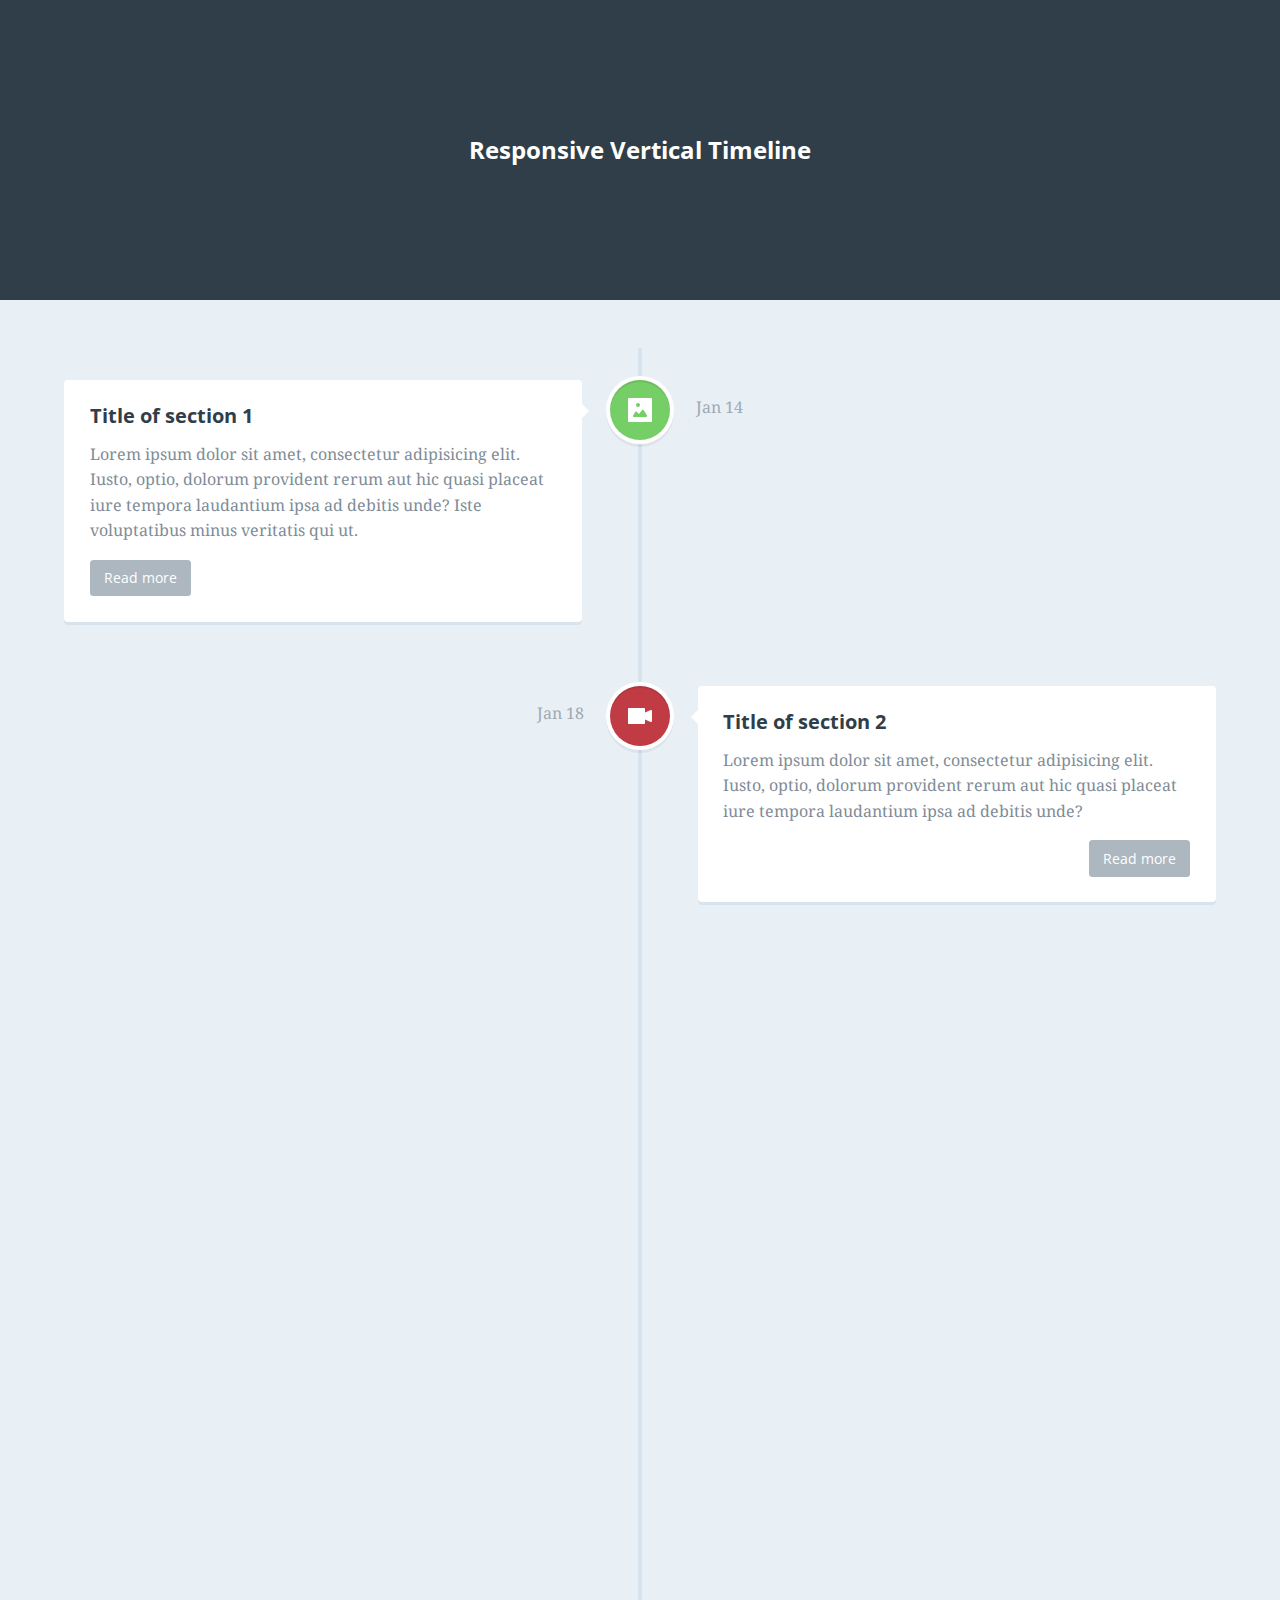
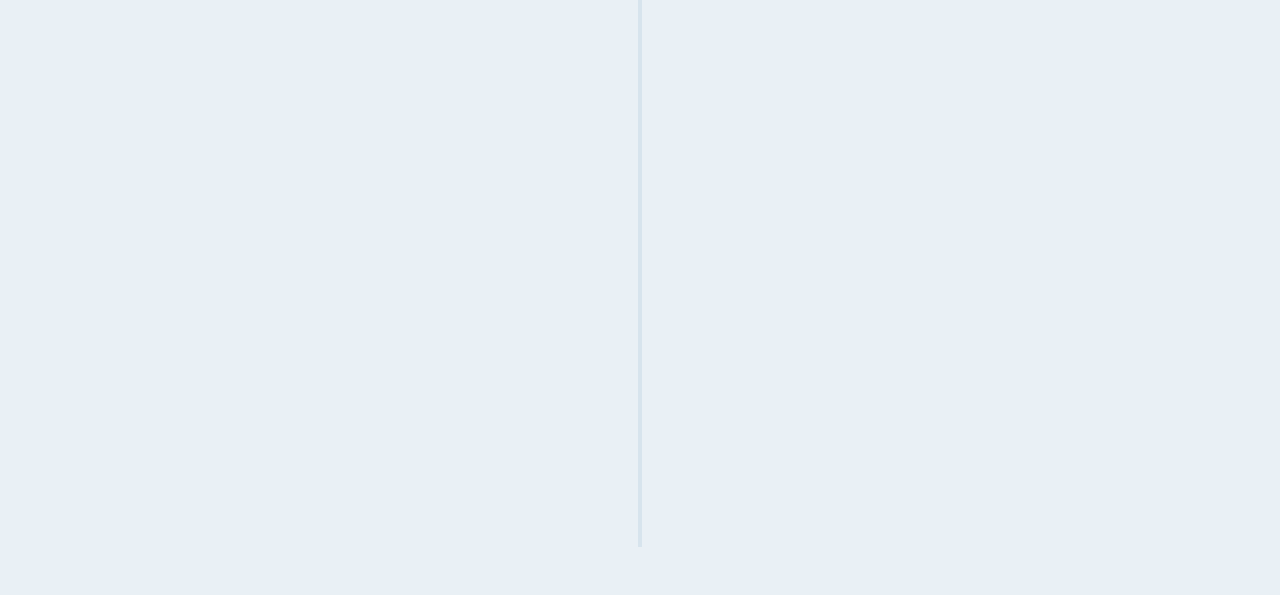
<file: webapp/index.html>
<!doctype html>
<!--<html lang="en" class="no-js">-->
<html>
<head>
	<meta charset="UTF-8">
	<meta name="viewport" content="width=device-width, initial-scale=1">

	<link href='http://fonts.googleapis.com/css?family=Droid+Serif|Open+Sans:400,700' rel='stylesheet' type='text/css'>

	<link rel="stylesheet" href="css/reset.css"> <!-- CSS reset -->
	<link rel="stylesheet" href="css/style.css"> <!-- Resource style -->
	<script src="js/modernizr.js"></script> <!-- Modernizr -->
  	
	<title>Responsive Vertical Timeline</title>
</head>
<body>
	<header>
		<h1>Responsive Vertical Timeline</h1>
	</header>

	<section id="cd-timeline" class="cd-container">
		<div class="cd-timeline-block">
			<div class="cd-timeline-img cd-picture">
				<img src="img/cd-icon-picture.svg" alt="Picture">
			</div> <!-- cd-timeline-img -->

			<div class="cd-timeline-content">
				<h2>Title of section 1</h2>
				<p>Lorem ipsum dolor sit amet, consectetur adipisicing elit. Iusto, optio, dolorum provident rerum aut hic quasi placeat iure tempora laudantium ipsa ad debitis unde? Iste voluptatibus minus veritatis qui ut.</p>
				<a href="#0" class="cd-read-more">Read more</a>
				<span class="cd-date">Jan 14</span>
			</div> <!-- cd-timeline-content -->
		</div> <!-- cd-timeline-block -->

		<div class="cd-timeline-block">
			<div class="cd-timeline-img cd-movie">
				<img src="img/cd-icon-movie.svg" alt="Movie">
			</div> <!-- cd-timeline-img -->

			<div class="cd-timeline-content">
				<h2>Title of section 2</h2>
				<p>Lorem ipsum dolor sit amet, consectetur adipisicing elit. Iusto, optio, dolorum provident rerum aut hic quasi placeat iure tempora laudantium ipsa ad debitis unde?</p>
				<a href="#0" class="cd-read-more">Read more</a>
				<span class="cd-date">Jan 18</span>
			</div> <!-- cd-timeline-content -->
		</div> <!-- cd-timeline-block -->

		<div class="cd-timeline-block">
			<div class="cd-timeline-img cd-picture">
				<img src="img/cd-icon-picture.svg" alt="Picture">
			</div> <!-- cd-timeline-img -->

			<div class="cd-timeline-content">
				<h2>Title of section 3</h2>
				<p>Lorem ipsum dolor sit amet, consectetur adipisicing elit. Excepturi, obcaecati, quisquam id molestias eaque asperiores voluptatibus cupiditate error assumenda delectus odit similique earum voluptatem doloremque dolorem ipsam quae rerum quis. Odit, itaque, deserunt corporis vero ipsum nisi eius odio natus ullam provident pariatur temporibus quia eos repellat consequuntur perferendis enim amet quae quasi repudiandae sed quod veniam dolore possimus rem voluptatum eveniet eligendi quis fugiat aliquam sunt similique aut adipisci.</p>
				<a href="#0" class="cd-read-more">Read more</a>
				<span class="cd-date">Jan 24</span>
			</div> <!-- cd-timeline-content -->
		</div> <!-- cd-timeline-block -->

		<div class="cd-timeline-block">
			<div class="cd-timeline-img cd-location">
				<img src="img/cd-icon-location.svg" alt="Location">
			</div> <!-- cd-timeline-img -->

			<div class="cd-timeline-content">
				<h2>Title of section 4</h2>
				<p>Lorem ipsum dolor sit amet, consectetur adipisicing elit. Iusto, optio, dolorum provident rerum aut hic quasi placeat iure tempora laudantium ipsa ad debitis unde? Iste voluptatibus minus veritatis qui ut.</p>
				<a href="#0" class="cd-read-more">Read more</a>
				<span class="cd-date">Feb 14</span>
			</div> <!-- cd-timeline-content -->
		</div> <!-- cd-timeline-block -->

		<div class="cd-timeline-block">
			<div class="cd-timeline-img cd-location">
				<img src="img/cd-icon-location.svg" alt="Location">
			</div> <!-- cd-timeline-img -->

			<div class="cd-timeline-content">
				<h2>Title of section 5</h2>
				<p>Lorem ipsum dolor sit amet, consectetur adipisicing elit. Iusto, optio, dolorum provident rerum.</p>
				<a href="#0" class="cd-read-more">Read more</a>
				<span class="cd-date">Feb 18</span>
			</div> <!-- cd-timeline-content -->
		</div> <!-- cd-timeline-block -->

		<div class="cd-timeline-block">
			<div class="cd-timeline-img cd-movie">
				<img src="img/cd-icon-movie.svg" alt="Movie">
			</div> <!-- cd-timeline-img -->

			<div class="cd-timeline-content">
				<h2>Final Section</h2>
				<p>This is the content of the last section</p>
				<span class="cd-date">Feb 26</span>
			</div> <!-- cd-timeline-content -->
		</div> <!-- cd-timeline-block -->
	</section> <!-- cd-timeline -->
<script src="http://ajax.googleapis.com/ajax/libs/jquery/1.11.0/jquery.min.js"></script>
<script src="js/main.js"></script> <!-- Resource jQuery -->
<script src="js/fhir.js"></script> 
<script>
	var url = "http://fhir2.healthintersections.com.au/open";
    var patient = searchPatientID(url, "example");
    var name = patient.name[0].given + " " + patient.name[0].family;
	document.getElementsByTagName("head")[0].getElementsByTagName("title")[0].innerHTML = name;
	document.getElementsByTagName("body")[0].getElementsByTagName("header")[0].getElementsByTagName("h1")[0].innerHTML = name;
</script>
</body>
</html>
</file>
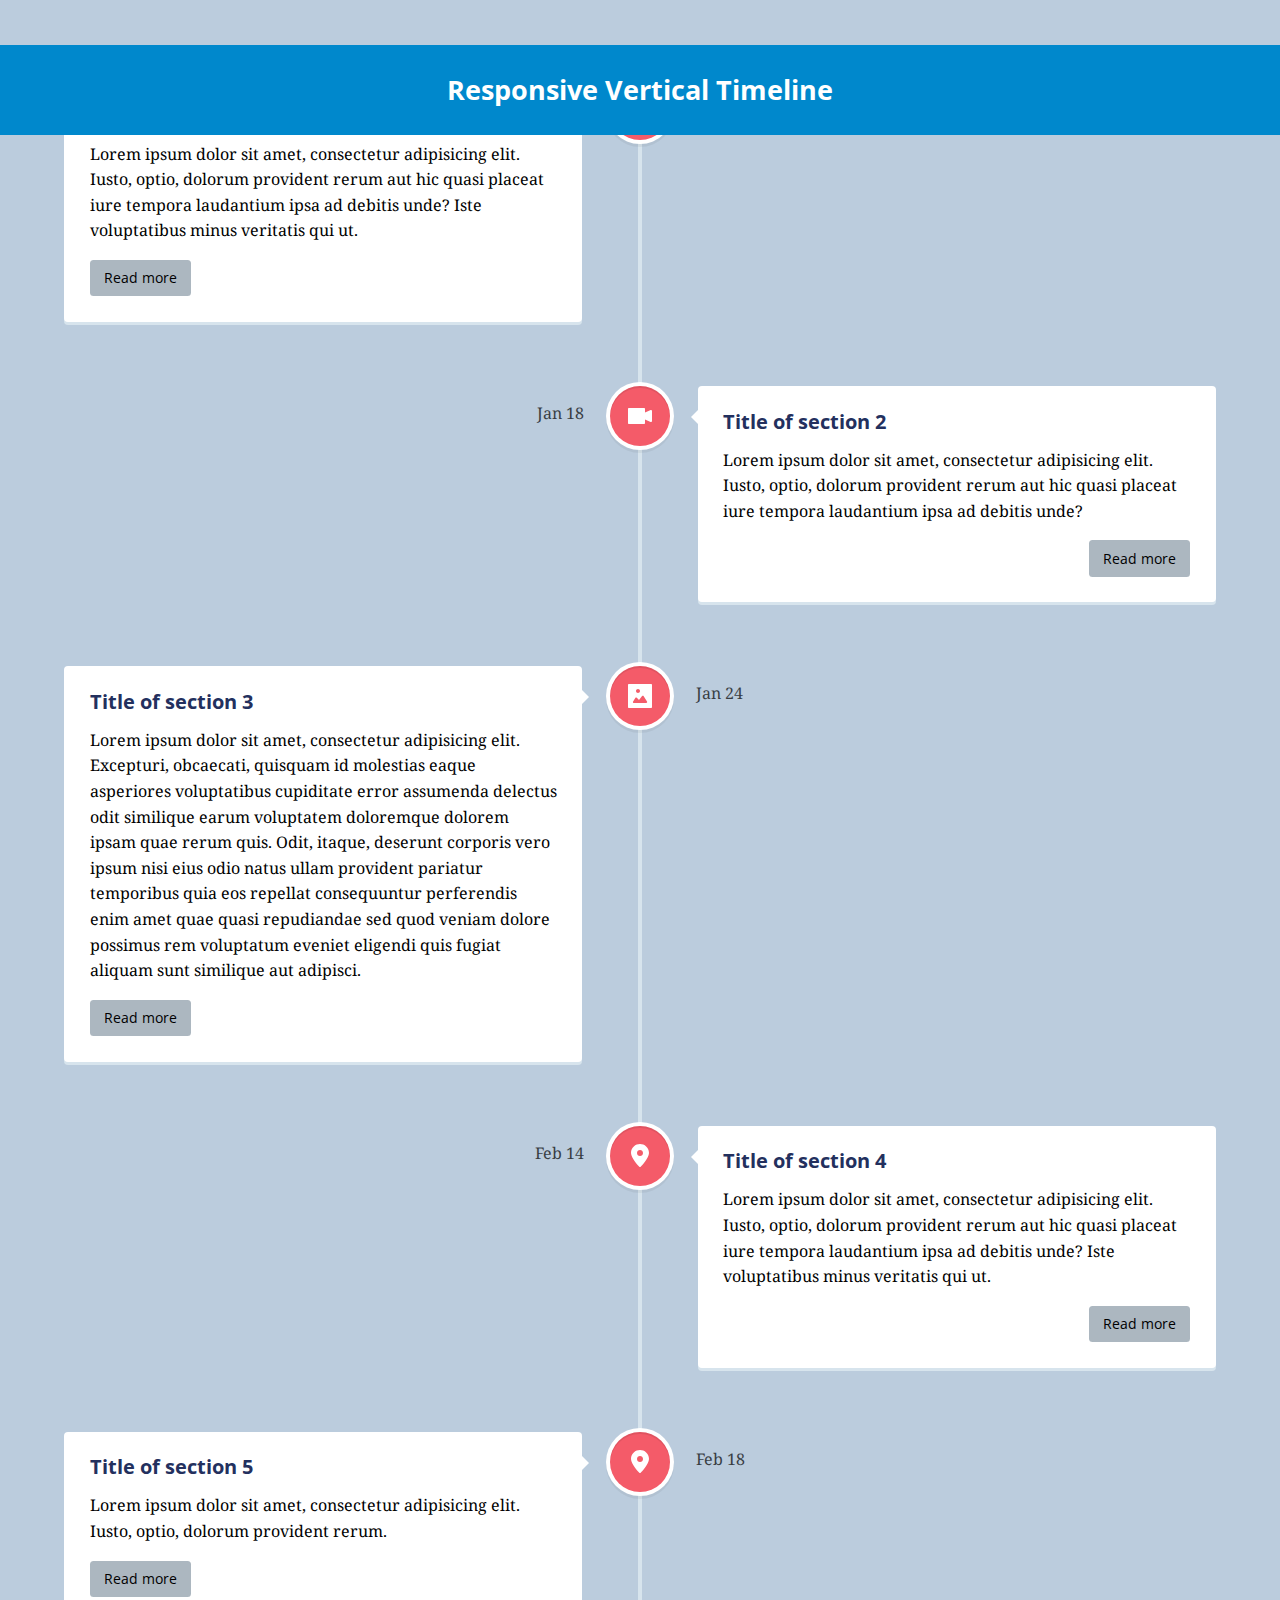
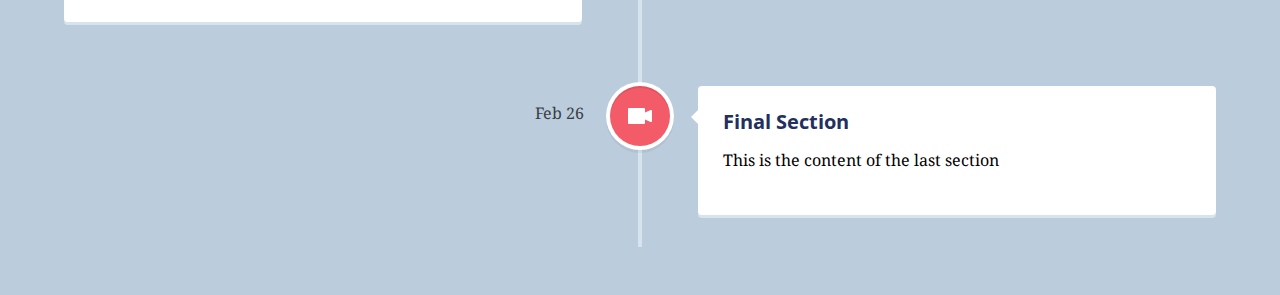
<file: webapp/vertical-timeline/index.html>
<!doctype html>
<html lang="en" class="no-js">
<head>
	<meta charset="UTF-8">
	<meta name="viewport" content="width=device-width, initial-scale=1">

	<link href='http://fonts.googleapis.com/css?family=Droid+Serif|Open+Sans:400,700' rel='stylesheet' type='text/css'>

	<link rel="stylesheet" href="css/reset.css"> <!-- CSS reset -->
	<link rel="stylesheet" href="css/style.css"> <!-- Resource style -->
	<script src="js/modernizr.js"></script> <!-- Modernizr -->
  	
	<title>Responsive Vertical Timeline</title>
</head>
<body>
	<header>
		<h1>Responsive Vertical Timeline</h1>
	</header>

	<section id="cd-timeline" class="cd-container">
		<div class="cd-timeline-block">
			<div class="cd-timeline-img cd-picture">
				<img src="img/cd-icon-picture.svg" alt="Picture">
			</div> <!-- cd-timeline-img -->

			<div class="cd-timeline-content">
				<h2>Title of section 1</h2>
				<p>Lorem ipsum dolor sit amet, consectetur adipisicing elit. Iusto, optio, dolorum provident rerum aut hic quasi placeat iure tempora laudantium ipsa ad debitis unde? Iste voluptatibus minus veritatis qui ut.</p>
				<a href="#0" class="cd-read-more">Read more</a>
				<span class="cd-date">Jan 14</span>
			</div> <!-- cd-timeline-content -->
		</div> <!-- cd-timeline-block -->

		<div class="cd-timeline-block">
			<div class="cd-timeline-img cd-movie">
				<img src="img/cd-icon-movie.svg" alt="Movie">
			</div> <!-- cd-timeline-img -->

			<div class="cd-timeline-content">
				<h2>Title of section 2</h2>
				<p>Lorem ipsum dolor sit amet, consectetur adipisicing elit. Iusto, optio, dolorum provident rerum aut hic quasi placeat iure tempora laudantium ipsa ad debitis unde?</p>
				<a href="#0" class="cd-read-more">Read more</a>
				<span class="cd-date">Jan 18</span>
			</div> <!-- cd-timeline-content -->
		</div> <!-- cd-timeline-block -->

		<div class="cd-timeline-block">
			<div class="cd-timeline-img cd-picture">
				<img src="img/cd-icon-picture.svg" alt="Picture">
			</div> <!-- cd-timeline-img -->

			<div class="cd-timeline-content">
				<h2>Title of section 3</h2>
				<p>Lorem ipsum dolor sit amet, consectetur adipisicing elit. Excepturi, obcaecati, quisquam id molestias eaque asperiores voluptatibus cupiditate error assumenda delectus odit similique earum voluptatem doloremque dolorem ipsam quae rerum quis. Odit, itaque, deserunt corporis vero ipsum nisi eius odio natus ullam provident pariatur temporibus quia eos repellat consequuntur perferendis enim amet quae quasi repudiandae sed quod veniam dolore possimus rem voluptatum eveniet eligendi quis fugiat aliquam sunt similique aut adipisci.</p>
				<a href="#0" class="cd-read-more">Read more</a>
				<span class="cd-date">Jan 24</span>
			</div> <!-- cd-timeline-content -->
		</div> <!-- cd-timeline-block -->

		<div class="cd-timeline-block">
			<div class="cd-timeline-img cd-location">
				<img src="img/cd-icon-location.svg" alt="Location">
			</div> <!-- cd-timeline-img -->

			<div class="cd-timeline-content">
				<h2>Title of section 4</h2>
				<p>Lorem ipsum dolor sit amet, consectetur adipisicing elit. Iusto, optio, dolorum provident rerum aut hic quasi placeat iure tempora laudantium ipsa ad debitis unde? Iste voluptatibus minus veritatis qui ut.</p>
				<a href="#0" class="cd-read-more">Read more</a>
				<span class="cd-date">Feb 14</span>
			</div> <!-- cd-timeline-content -->
		</div> <!-- cd-timeline-block -->

		<div class="cd-timeline-block">
			<div class="cd-timeline-img cd-location">
				<img src="img/cd-icon-location.svg" alt="Location">
			</div> <!-- cd-timeline-img -->

			<div class="cd-timeline-content">
				<h2>Title of section 5</h2>
				<p>Lorem ipsum dolor sit amet, consectetur adipisicing elit. Iusto, optio, dolorum provident rerum.</p>
				<a href="#0" class="cd-read-more">Read more</a>
				<span class="cd-date">Feb 18</span>
			</div> <!-- cd-timeline-content -->
		</div> <!-- cd-timeline-block -->

		<div class="cd-timeline-block">
			<div class="cd-timeline-img cd-movie">
				<img src="img/cd-icon-movie.svg" alt="Movie">
			</div> <!-- cd-timeline-img -->

			<div class="cd-timeline-content">
				<h2>Final Section</h2>
				<p>This is the content of the last section</p>
				<span class="cd-date">Feb 26</span>
			</div> <!-- cd-timeline-content -->
		</div> <!-- cd-timeline-block -->
	</section> <!-- cd-timeline -->
<script src="http://ajax.googleapis.com/ajax/libs/jquery/1.11.0/jquery.min.js"></script>
<script src="js/main.js"></script> <!-- Resource jQuery -->
</body>
</html>
</file>
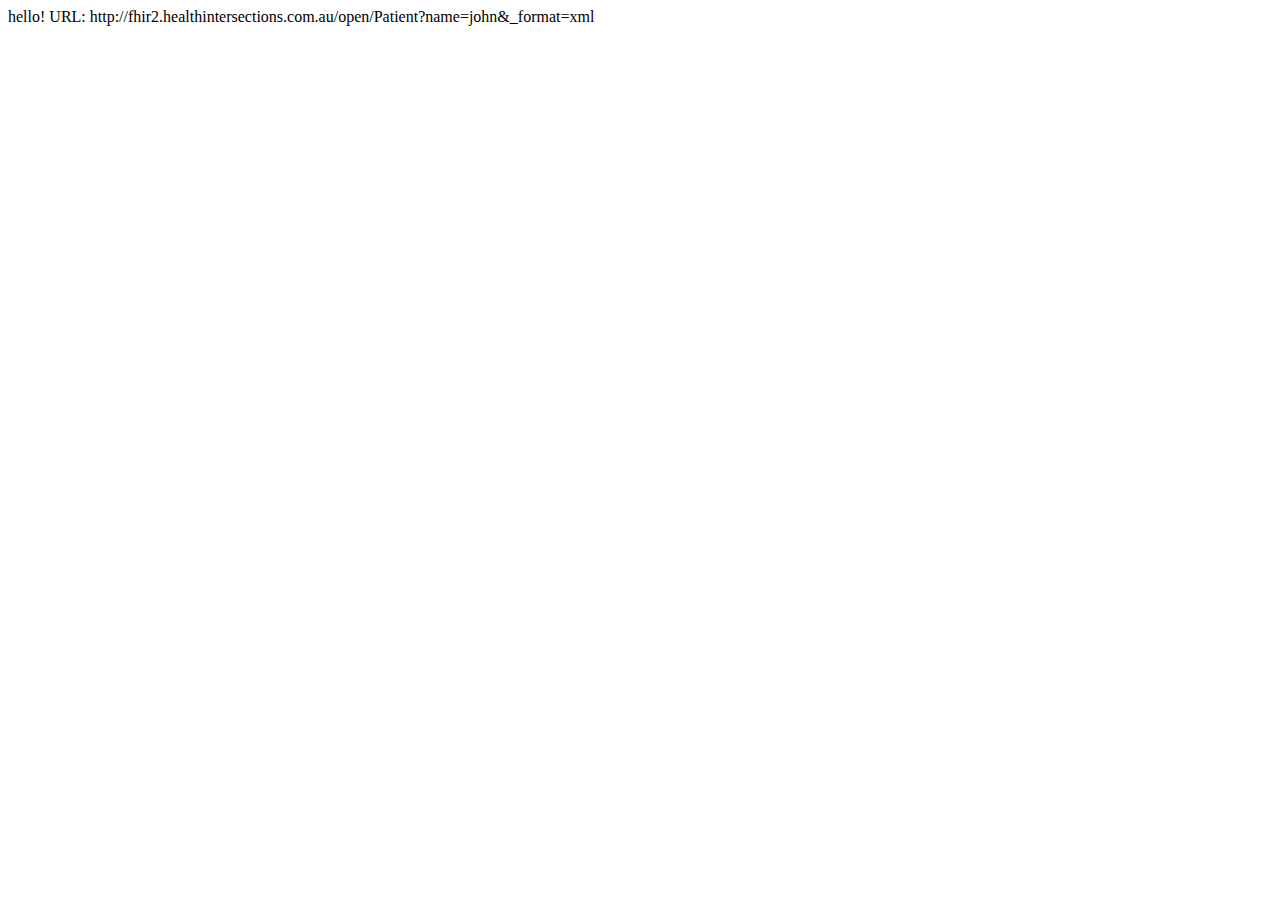
<file: hello/hello.html>
<html>
	<script src="helloworld.js"></script>
	<script>
		document.write("hello! ");
		var protocol = "http";
		var base = "fhir2.healthintersections.com.au/open";
		var search = "Patient?name=john&_format=xml";
		var url = protocol+"://"+base+"/"+search;
		document.write("URL: "+url);
		var doc = getREST(url);
		document.write(" end!");
		var patients = doc.getElementsByTagName("Patient");
		var nameNode;
		var given;
		var family;
		for(i = 0; i < patients.length; i++)
		{
			nameNode = patients[i].getElementsByTagName("name")[0];
			given = nameNode.getElementsByTagName("given")[0].getAttribute("value");
			family = nameNode.getElementsByTagName("family")[0].getAttribute("value");
			document.write(given +" " + family + ", ");
		}
	</script>
</html>
</file>
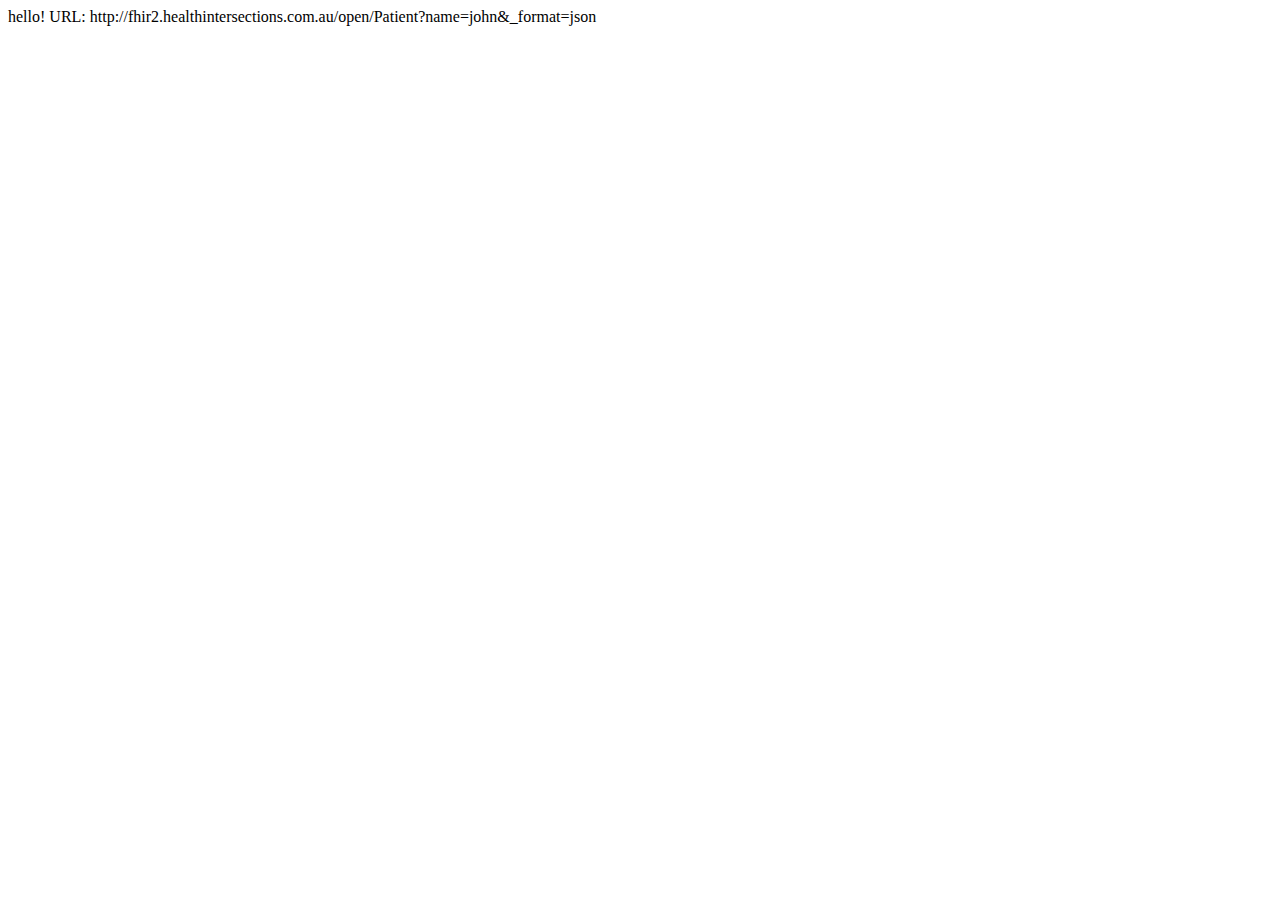
<file: hello/helloJSON.html>
<html>
	<script src="helloworldJSON.js"></script>
	<script>
		document.write("hello! ");
		var protocol = "http";
		var base = "fhir2.healthintersections.com.au/open";
		var search = "Patient?name=john&_format=json";
		var url = protocol+"://"+base+"/"+search;
		document.write("URL: "+url);
		var jason = getREST(url);
		document.write(" end!");
		var patients = jason.entry;
		var patient;
		for(i = 0; i < patients.length; i++)
		{
			document.write(patients[i].resource.name[0].given+" " + patients[i].resource.name[0].family + ", ");
		}
	</script>
</html>
</file>
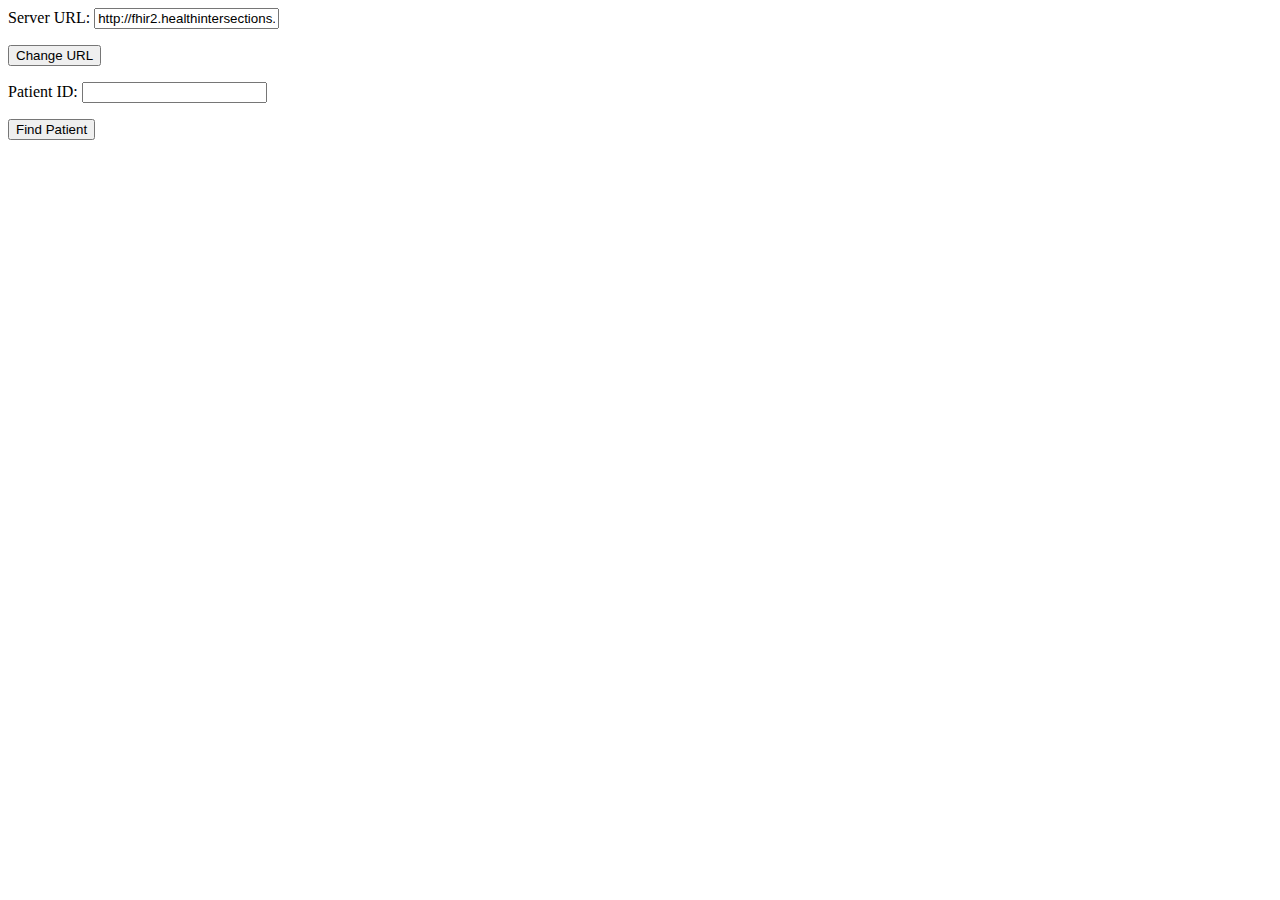
<file: webapp/test.html>
<html>

<div id="prompt">
	<p>Server URL: <input type="text" id="url_input"><br></p>
	<input type="button" onclick="changeURL()" value="Change URL">
	<p>Patient ID: <input type="text" id="patientID_input"><br></p>
	<input type="button" onclick="findPatient()" value="Find Patient">
</div>
<div id="content_pane">

</div>

<script src="js/fhir.js"></script>
<script src="js/util.js"></script>
<script>
	var url;
	cookie = document.cookie;
	if(getCookie("url") == "")
	{
		url = "http://fhir2.healthintersections.com.au/open";
		document.getElementById("url_input").value = url;
		changeURL();
	}

	function findPatient()
	{
		var patientID = document.getElementById("patientID_input").value;
		var patient = searchPatientID(url, patientID);
		document.getElementById("content_pane").innerHTML+=(patient.text.div);
		var obs = searchResourcePatient(url, "Observation", patient);
		for(i = 0; i < obs.length; i++)
		{
			document.getElementById("content_pane").innerHTML +=(obs[i].text.div);
		}
	}
	function changeURL()
	{
		url = document.getElementById("url_input").value;
		setCookie("url",url);
	}
</script>

</html>
</file>
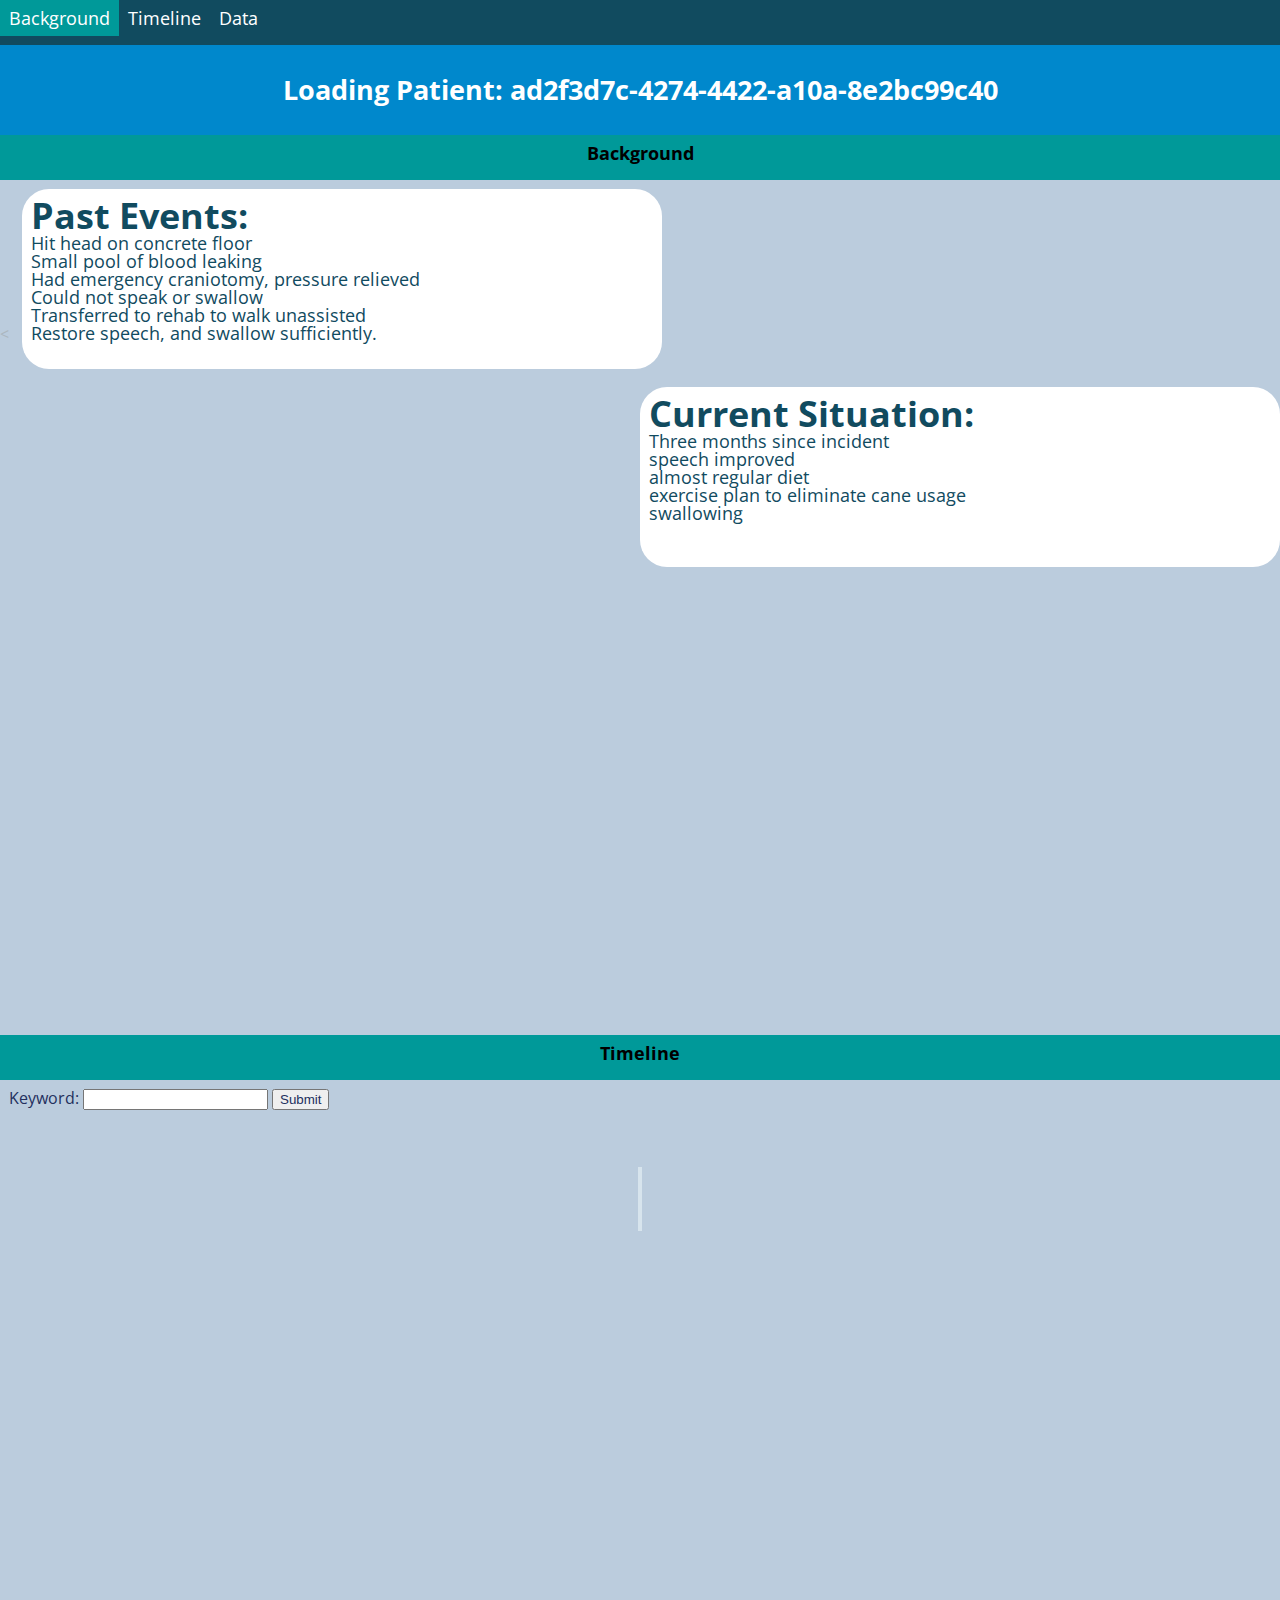
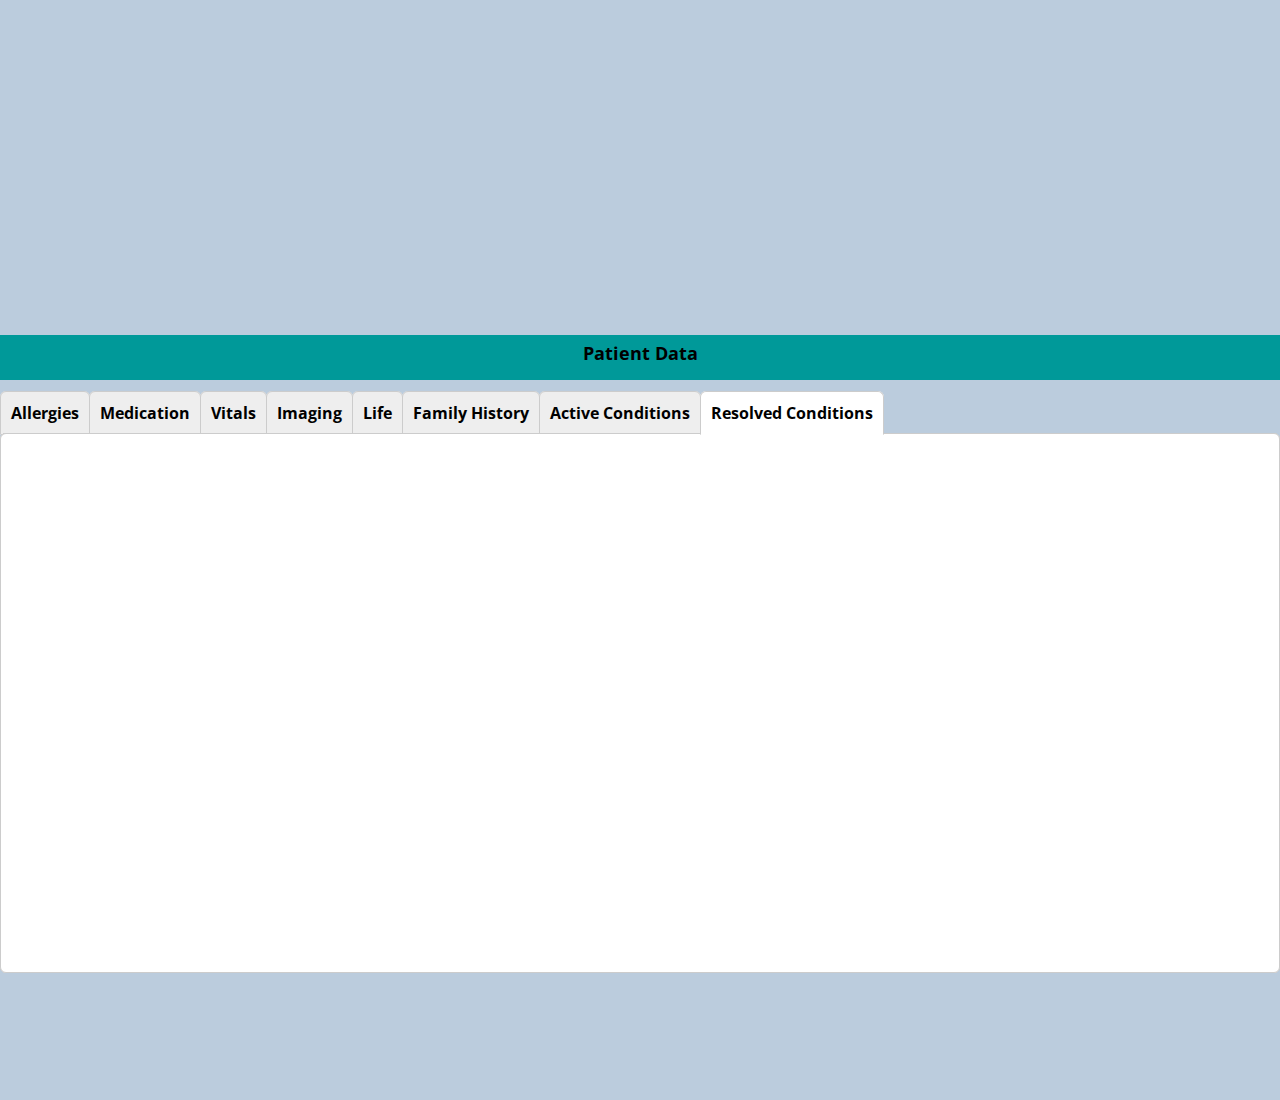
<file: webapp/timeline.html>
<!doctype html>
<html lang="en" class="no-js">
<head>
	<meta charset="UTF-8">
	<meta name="viewport" content="width=device-width, initial-scale=1">

	<link href='http://fonts.googleapis.com/css?family=Droid+Serif|Open+Sans:400,700' rel='stylesheet' type='text/css'>

	<link rel="stylesheet" href="vertical-timeline/css/reset.css"> <!-- CSS reset -->
	<link rel="stylesheet" href="vertical-timeline/css/style.css"> <!-- Resource style -->
	<script src="vertical-timeline/js/modernizr.js"></script> <!-- Modernizr -->
	
	<title>Patient Timeline</title>
</head>

<body>
	<header>
		<h1 id="headline">Loading...</h1>
	</header>
	
	<section>
		<ul class="nav">
			<li class="nav"><a href="#background">Background</a></li>
			<li class="nav"><a href="#timeline">Timeline</a></li>
			<li class="nav"><a href="#data">Data</a></li>
		</ul class="nav">

	
	</section>
<a name="background"/>
	<div class="fillerbox"></div>
	<div class="section_header" id="one">Background</div>
	<div class="myBox">
	<
	<div class="background_text">
	<h3>Past Events:</h3>
	<ul>
		<li>Hit head on concrete floor</li> 
		<li>Small pool of blood leaking</li> 
		<li>Had emergency craniotomy, pressure relieved</li>
		<li>Could not speak or swallow</li>
		<li>Transferred to rehab to walk unassisted</li>
		<li>Restore speech, and swallow sufficiently.</li>
	</ul>
	</div><div class="background_text" id="two">
	<h3>Current Situation:
</h3>
	<ul>
		<li>Three months since incident</li>
		<li>speech improved</li>
		<li>almost regular diet</li>
		<li>exercise plan to eliminate cane usage</li> 
		<li>swallowing</li>
	</ul>
	</div>
</div>
	<a name="timeline"/>
	<div class="fillerbox"></div>
	<div class="section_header">Timeline</div>
	
	<div class="myBox">
	<div class="input_box">
		<p class="data_input">Keyword:</p>
		<input class="data_input" type="text" name="keyword" id="input1">
		<button class="data_input" onclick="timelineInput()">Submit</button>
		<script type="text/javascript">
 function timelineInput(){
	var text=document.getElementById('input1').value;
 }
</script>
</div>
	<section id="cd-timeline" class="cd-container">

		
	</section> 
	</div>
	

	<a name="data"/>
	<div class="fillerbox"></div>
	<div id ="pdata" class="section_header">Patient Data</div>
	<div class="myBox">
	<!--
	<div class="input_box">
		<p class="data_input">Keyword:</p>
	<input class="data_input" type="text" name="keyword" id="input2">
	<button class="data_input" onclick="dataInput()">Submit</button>
	</div>
	-->
	<div class="tabs">
	
	<div class="tab">
		<input type="radio" id="tab-1" name="tab-group-1" checked>
		<label for="tab-1">Allergies</label>
		<div id="tab1-content" class="content">
		<!--
		Test.
        <br><br><br><br><br><br><br><br><br><br><br><br><br><br><br><br><br><br><br><br>Hello world.
		Test.
        -->
		</div> 
	</div>
	
	<div class="tab">
		<input type="radio" id="tab-2" name="tab-group-1">
		<label for="tab-2">Medication</label>
	
		<div id="tab2-content" class="content">
		</div> 
	</div>

	<div class="tab">
		<input type="radio" id="tab-3" name="tab-group-1">
		<label for="tab-3">Vitals</label>
	 
		<div id="tab3-content" class="content">
		</div> 
	</div>

	<div class="tab">
		<input type="radio" id="tab-4" name="tab-group-1" checked>
		<label for="tab-4">Imaging</label>
	   
		<div id="tab4-content" class="content">
		</div> 
	</div>

	<div class="tab">
		<input type="radio" id="tab-5" name="tab-group-1" checked>
		<label for="tab-5">Life</label>
		
		<div id="tab5-content" class="content">
		</div> 
	</div>

	<div class="tab">
		<input type="radio" id="tab-6" name="tab-group-1" checked>
		<label for="tab-6">Family History</label>
		
		<div id="tab6-content" class="content">
		</div> 
	</div>

	<div class="tab">
		<input type="radio" id="tab-7" name="tab-group-1" checked>
		<label for="tab-7">Active Conditions</label>
		
		<div id="tab7-content" class="content">
		</div> 
	</div>

	<div class="tab">
		<input type="radio" id="tab-8" name="tab-group-1" checked>
		<label for="tab-8">Resolved Conditions</label>
		
		<div id="tab8-content" class="content">
		</div> 
	</div>
</div>
	</div>
</div>
	<!-- cd-timeline -->
<script src="http://ajax.googleapis.com/ajax/libs/jquery/1.11.0/jquery.min.js"></script>
<script src="vertical-timeline/js/main.js"></script> <!-- Resource jQuery -->
<script src="js/util.js"></script>
<script src="js/fhir.js"></script>
<script src="vertical-timeline/js/timeline.js"></script>
<script>
	var timeline = document.getElementById("cd-timeline");
	var data = document.getElementById("data");
	var url = "http://fhir2.healthintersections.com.au/open";
	//var patientIDNum = "ad2f3d7c-4274-4422-a10a-8e2bc99c40";
	var patientIDNum = "ad2f3d7c-4274-4422-a10a-8e2bc99c40";
	var patientInfo= "ad2f3d7c-4274-4422-a10a-8e2bc99c40";
	timelineContent = [];
	dataContent = [];

	setPatient(patientIDNum);
	/////
	function setPatient(patientID)
	{
		changeHeader("Loading Patient: " + patientID);
		var patient;
		var patientName;
		searchPatientIDAsync(url,patientID,
			function(pat)
			{
				patient = pat;
				patientName = patient.name[0].given[0] + " " + patient.name[0].family[0];
				patientInfo = patient.birthDate + ", " + patient.gender;
				changeHeader("Loading Patient: " + patientName + " (" + patientInfo + ")");
				loadEvents(patient);
			}
		)
	}
	function loadEvents(patient)
	{
		var patientID = patient.id;
		var patientName = patient.name[0].given[0] + " " + patient.name[0].family[0];
		var obs,enc,aly,con,med;
		var obsCon = [];
		var encCon = [];
		var alyCon = [];
		var conCon = [];
		var medCon = [];
		var obsDone = false; var encDone = false; var alyDone = false; var conDone = false;
		var events = [];
		var eventsContent = [];
		searchResourcePatientAsync(url,"Observation",patient,
			function(res){
				obs = res;
				obsCon = generateContents(obs);
				obsDone = true;
				setChildrenString(filterContent(obsCon,"family"),document.getElementById("tab6-content"));
				setChildrenString(filterContent(obsCon,"CT, scan"),document.getElementById("tab4-content"));
				setChildrenString(filterContent(obsCon,"finding"),document.getElementById("tab5-content"));
				setChildrenString(filterContent(obsCon,"blood, pressure, serum"),document.getElementById("tab3-content"));
			}
		);
		searchResourcePatientAsync(url,"Encounter",patient,
			function(res){
				enc = res.reverse(); 
				encCon = generateContents(enc);
				encDone = true; 
				timelineContent = encCon;
				setTimelineString(encCon);
				changeHeader(patientName + " (" + patientInfo + ")");
			}
		);
		searchResourcePatientAsync(url,"AllergyIntolerance",patient,
			function(res){
				aly = res; 
				alyCon = generateContents(aly);
				alyDone = true;
				setChildrenString(alyCon,document.getElementById("tab1-content"));
			}
		);
		searchResourcePatientAsync(url,"Condition",patient,
			function(res){
				con = res; 
				conCon = generateContents(con);
				conDone = true; 
				setChildrenString(filterContent(conCon,"active"),document.getElementById("tab7-content"));
				setChildrenString(filterContent(conCon,"resolve"),document.getElementById("tab8-content"));
			}
		);
		searchResourcePatientAsync(url,"MedicationOrder",patient,
			function(res){
				med = res; 
				medCon = generateContents(med);
				medDone = true; 
				setChildrenString(medCon,document.getElementById("tab2-content"));
			}
		);
	}
	

	//////
	function removeChildren(dom)
	{
		while(dom.firstChild)
		{
			dom.removeChild(dom.firstChild);
		}
	}
	function setChildrenString(contentStrings,container)
	{
		removeChildren(container);
		for(var i = 0; i < contentStrings.length; i++)
		{
			container.appendChild(blockGen(contentStrings[i]));
		}
	}

	function setTimeline(jsonObjects)
	{
		removeChildren(timeline);
		for(var i = 0; i < jsonObjects.length; i++)
		{
			timeline.appendChild(blockGenJSON(jsonObjects[i]));
		}
	}

	function setTimelineString(contentStrings)
	{
		removeChildren(timeline);
		for(var i = 0; i < contentStrings.length; i++)
		{
			timeline.appendChild(blockGen(contentStrings[i]));
		}
	}

	function setData(jsonObjects)
	{
		removeChildren(data);
		for(var i = 0; i < jsonObjects.length; i++)
		{
			data.appendChild(blockGenJSON(jsonObjects[i]));
		}
	}
	function setDataString(contentStrings)
	{
		removeChildren(data);
		for(var i = 0; i < contentStrings.length; i++)
		{
			data.appendChild(blockGen(contentStrings[i]));
		}
	}

	function changeHeader(newTitle)
	{
		document.getElementById("headline").innerHTML = newTitle;
	}

	//Generates a block based on the content strings
	function blockGenJSON(jsonData)
	{
		if(jsonData == null)
			return null;
		return blockGen(generateContent(jsonData));
	}
	function blockGen(contentStr)
	{
		var titleArray = contentStr.match("<e>(.+?)<\/e>");
		var contentArray = contentStr.match("<n>(.+?)<\/n>");
		var dateArray = contentStr.match("<t>(.+?)<\/t>");
		var title = titleArray!=null?titleArray[0]:"";
		var content = contentArray!=null?contentArray[0]:"";
		var date = dateArray!=null?dateArray[0]:"";
		return generateBlock(title,content,date);
	}

	//
	function timelineInput(){
		var filter = document.getElementById('input1').value;
		var timeFiltered = filterContent(timelineContent,filter);
		setTimelineString(timeFiltered);
	}
	function dataInput(){
		var filter = document.getElementById('input2').value;
		var dataFiltered = filterContent(dataContent,filter);
		setDataString(dataFiltered);
	}
</script>
</body>
</html>
</file>
<file: webapp/css/style.css>
/* -------------------------------- 

Primary style

-------------------------------- */
html * {
  -webkit-font-smoothing: antialiased;
  -moz-osx-font-smoothing: grayscale;
}

*, *:after, *:before {
  -webkit-box-sizing: border-box;
  -moz-box-sizing: border-box;
  box-sizing: border-box;
}

body {
  font-size: 100%;
  font-family: "Droid Serif", serif;
  color: #7f8c97;
  background-color: #e9f0f5;
}

a {
  color: #acb7c0;
  text-decoration: none;
  font-family: "Open Sans", sans-serif;
}

img {
  max-width: 100%;
}

h1, h2 {
  font-family: "Open Sans", sans-serif;
  font-weight: bold;
}

/* -------------------------------- 

Modules - reusable parts of our design

-------------------------------- */
.cd-container {
  /* this class is used to give a max-width to the element it is applied to, and center it horizontally when it reaches that max-width */
  width: 90%;
  max-width: 1170px;
  margin: 0 auto;
}
.cd-container::after {
  /* clearfix */
  content: '';
  display: table;
  clear: both;
}

/* -------------------------------- 

Main components 

-------------------------------- */
header {
  height: 200px;
  line-height: 200px;
  text-align: center;
  background: #303e49;
}
header h1 {
  color: white;
  font-size: 18px;
  font-size: 1.125rem;
}
@media only screen and (min-width: 1170px) {
  header {
    height: 300px;
    line-height: 300px;
  }
  header h1 {
    font-size: 24px;
    font-size: 1.5rem;
  }
}

#cd-timeline {
  position: relative;
  padding: 2em 0;
  margin-top: 2em;
  margin-bottom: 2em;
}
#cd-timeline::before {
  /* this is the vertical line */
  content: '';
  position: absolute;
  top: 0;
  left: 18px;
  height: 100%;
  width: 4px;
  background: #d7e4ed;
}
@media only screen and (min-width: 1170px) {
  #cd-timeline {
    margin-top: 3em;
    margin-bottom: 3em;
  }
  #cd-timeline::before {
    left: 50%;
    margin-left: -2px;
  }
}

.cd-timeline-block {
  position: relative;
  margin: 2em 0;
}
.cd-timeline-block:after {
  content: "";
  display: table;
  clear: both;
}
.cd-timeline-block:first-child {
  margin-top: 0;
}
.cd-timeline-block:last-child {
  margin-bottom: 0;
}
@media only screen and (min-width: 1170px) {
  .cd-timeline-block {
    margin: 4em 0;
  }
  .cd-timeline-block:first-child {
    margin-top: 0;
  }
  .cd-timeline-block:last-child {
    margin-bottom: 0;
  }
}

.cd-timeline-img {
  position: absolute;
  top: 0;
  left: 0;
  width: 40px;
  height: 40px;
  border-radius: 50%;
  box-shadow: 0 0 0 4px white, inset 0 2px 0 rgba(0, 0, 0, 0.08), 0 3px 0 4px rgba(0, 0, 0, 0.05);
}
.cd-timeline-img img {
  display: block;
  width: 24px;
  height: 24px;
  position: relative;
  left: 50%;
  top: 50%;
  margin-left: -12px;
  margin-top: -12px;
}
.cd-timeline-img.cd-picture {
  background: #75ce66;
}
.cd-timeline-img.cd-movie {
  background: #c03b44;
}
.cd-timeline-img.cd-location {
  background: #f0ca45;
}
@media only screen and (min-width: 1170px) {
  .cd-timeline-img {
    width: 60px;
    height: 60px;
    left: 50%;
    margin-left: -30px;
    /* Force Hardware Acceleration in WebKit */
    -webkit-transform: translateZ(0);
    -webkit-backface-visibility: hidden;
  }
  .cssanimations .cd-timeline-img.is-hidden {
    visibility: hidden;
  }
  .cssanimations .cd-timeline-img.bounce-in {
    visibility: visible;
    -webkit-animation: cd-bounce-1 0.6s;
    -moz-animation: cd-bounce-1 0.6s;
    animation: cd-bounce-1 0.6s;
  }
}

@-webkit-keyframes cd-bounce-1 {
  0% {
    opacity: 0;
    -webkit-transform: scale(0.5);
  }

  60% {
    opacity: 1;
    -webkit-transform: scale(1.2);
  }

  100% {
    -webkit-transform: scale(1);
  }
}
@-moz-keyframes cd-bounce-1 {
  0% {
    opacity: 0;
    -moz-transform: scale(0.5);
  }

  60% {
    opacity: 1;
    -moz-transform: scale(1.2);
  }

  100% {
    -moz-transform: scale(1);
  }
}
@keyframes cd-bounce-1 {
  0% {
    opacity: 0;
    -webkit-transform: scale(0.5);
    -moz-transform: scale(0.5);
    -ms-transform: scale(0.5);
    -o-transform: scale(0.5);
    transform: scale(0.5);
  }

  60% {
    opacity: 1;
    -webkit-transform: scale(1.2);
    -moz-transform: scale(1.2);
    -ms-transform: scale(1.2);
    -o-transform: scale(1.2);
    transform: scale(1.2);
  }

  100% {
    -webkit-transform: scale(1);
    -moz-transform: scale(1);
    -ms-transform: scale(1);
    -o-transform: scale(1);
    transform: scale(1);
  }
}
.cd-timeline-content {
  position: relative;
  margin-left: 60px;
  background: white;
  border-radius: 0.25em;
  padding: 1em;
  box-shadow: 0 3px 0 #d7e4ed;
}
.cd-timeline-content:after {
  content: "";
  display: table;
  clear: both;
}
.cd-timeline-content h2 {
  color: #303e49;
}
.cd-timeline-content p, .cd-timeline-content .cd-read-more, .cd-timeline-content .cd-date {
  font-size: 13px;
  font-size: 0.8125rem;
}
.cd-timeline-content .cd-read-more, .cd-timeline-content .cd-date {
  display: inline-block;
}
.cd-timeline-content p {
  margin: 1em 0;
  line-height: 1.6;
}
.cd-timeline-content .cd-read-more {
  float: right;
  padding: .8em 1em;
  background: #acb7c0;
  color: white;
  border-radius: 0.25em;
}
.no-touch .cd-timeline-content .cd-read-more:hover {
  background-color: #bac4cb;
}
.cd-timeline-content .cd-date {
  float: left;
  padding: .8em 0;
  opacity: .7;
}
.cd-timeline-content::before {
  content: '';
  position: absolute;
  top: 16px;
  right: 100%;
  height: 0;
  width: 0;
  border: 7px solid transparent;
  border-right: 7px solid white;
}
@media only screen and (min-width: 768px) {
  .cd-timeline-content h2 {
    font-size: 20px;
    font-size: 1.25rem;
  }
  .cd-timeline-content p {
    font-size: 16px;
    font-size: 1rem;
  }
  .cd-timeline-content .cd-read-more, .cd-timeline-content .cd-date {
    font-size: 14px;
    font-size: 0.875rem;
  }
}
@media only screen and (min-width: 1170px) {
  .cd-timeline-content {
    margin-left: 0;
    padding: 1.6em;
    width: 45%;
  }
  .cd-timeline-content::before {
    top: 24px;
    left: 100%;
    border-color: transparent;
    border-left-color: white;
  }
  .cd-timeline-content .cd-read-more {
    float: left;
  }
  .cd-timeline-content .cd-date {
    position: absolute;
    width: 100%;
    left: 122%;
    top: 6px;
    font-size: 16px;
    font-size: 1rem;
  }
  .cd-timeline-block:nth-child(even) .cd-timeline-content {
    float: right;
  }
  .cd-timeline-block:nth-child(even) .cd-timeline-content::before {
    top: 24px;
    left: auto;
    right: 100%;
    border-color: transparent;
    border-right-color: white;
  }
  .cd-timeline-block:nth-child(even) .cd-timeline-content .cd-read-more {
    float: right;
  }
  .cd-timeline-block:nth-child(even) .cd-timeline-content .cd-date {
    left: auto;
    right: 122%;
    text-align: right;
  }
  .cssanimations .cd-timeline-content.is-hidden {
    visibility: hidden;
  }
  .cssanimations .cd-timeline-content.bounce-in {
    visibility: visible;
    -webkit-animation: cd-bounce-2 0.6s;
    -moz-animation: cd-bounce-2 0.6s;
    animation: cd-bounce-2 0.6s;
  }
}

@media only screen and (min-width: 1170px) {
  /* inverse bounce effect on even content blocks */
  .cssanimations .cd-timeline-block:nth-child(even) .cd-timeline-content.bounce-in {
    -webkit-animation: cd-bounce-2-inverse 0.6s;
    -moz-animation: cd-bounce-2-inverse 0.6s;
    animation: cd-bounce-2-inverse 0.6s;
  }
}
@-webkit-keyframes cd-bounce-2 {
  0% {
    opacity: 0;
    -webkit-transform: translateX(-100px);
  }

  60% {
    opacity: 1;
    -webkit-transform: translateX(20px);
  }

  100% {
    -webkit-transform: translateX(0);
  }
}
@-moz-keyframes cd-bounce-2 {
  0% {
    opacity: 0;
    -moz-transform: translateX(-100px);
  }

  60% {
    opacity: 1;
    -moz-transform: translateX(20px);
  }

  100% {
    -moz-transform: translateX(0);
  }
}
@keyframes cd-bounce-2 {
  0% {
    opacity: 0;
    -webkit-transform: translateX(-100px);
    -moz-transform: translateX(-100px);
    -ms-transform: translateX(-100px);
    -o-transform: translateX(-100px);
    transform: translateX(-100px);
  }

  60% {
    opacity: 1;
    -webkit-transform: translateX(20px);
    -moz-transform: translateX(20px);
    -ms-transform: translateX(20px);
    -o-transform: translateX(20px);
    transform: translateX(20px);
  }

  100% {
    -webkit-transform: translateX(0);
    -moz-transform: translateX(0);
    -ms-transform: translateX(0);
    -o-transform: translateX(0);
    transform: translateX(0);
  }
}
@-webkit-keyframes cd-bounce-2-inverse {
  0% {
    opacity: 0;
    -webkit-transform: translateX(100px);
  }

  60% {
    opacity: 1;
    -webkit-transform: translateX(-20px);
  }

  100% {
    -webkit-transform: translateX(0);
  }
}
@-moz-keyframes cd-bounce-2-inverse {
  0% {
    opacity: 0;
    -moz-transform: translateX(100px);
  }

  60% {
    opacity: 1;
    -moz-transform: translateX(-20px);
  }

  100% {
    -moz-transform: translateX(0);
  }
}
@keyframes cd-bounce-2-inverse {
  0% {
    opacity: 0;
    -webkit-transform: translateX(100px);
    -moz-transform: translateX(100px);
    -ms-transform: translateX(100px);
    -o-transform: translateX(100px);
    transform: translateX(100px);
  }

  60% {
    opacity: 1;
    -webkit-transform: translateX(-20px);
    -moz-transform: translateX(-20px);
    -ms-transform: translateX(-20px);
    -o-transform: translateX(-20px);
    transform: translateX(-20px);
  }

  100% {
    -webkit-transform: translateX(0);
    -moz-transform: translateX(0);
    -ms-transform: translateX(0);
    -o-transform: translateX(0);
    transform: translateX(0);
  }
}
</file>
<file: webapp/vertical-timeline/css/style.css>
/* -------------------------------- 

Primary style

-------------------------------- */
html * {
  -webkit-font-smoothing: antialiased;
  -moz-osx-font-smoothing: grayscale;
}

*, *:after, *:before {
  -webkit-box-sizing: border-box;
  -moz-box-sizing: border-box;
  box-sizing: border-box;
}

body {
  font-size: 100%;
  font-family: "Droid Serif", serif;
  color: #000;
  background-color: #bcd;
  overflow: hidden;
}

a {
  color: #acb7c0;
  text-decoration: none;
  font-family: "Open Sans", sans-serif;
}

img {
  max-width: 100%;
}

h1, h2 {
  font-family: "Open Sans", sans-serif;
  font-weight: bold;
}
ul{
  text-align: left;
}
/*Navigation*/
ul.nav {
  width:100%;
  background: #114B5F;
  color:#fff;
  position: fixed;
  height: 5vh;
  top:0;
  vertical-align: middle;
  z-index: 100;
}
li.nav {
  float:left;
}
li.nav a{
  font-size: 2vh;
  display: block;
  color: #fff;
  text-align: center;
  padding: 1vh 1vh;
}

li.nav a:hover{
  background:#099;
}
.fillerbox{
  height:15vh;
}
/* headers for stuff*/
.section_header {
  width: 100%;
  height:5vh;
  padding: 1vh 1vh;
  background-color: #099;
  color: #000;
  font-size: 2vh;
  font-weight: bold;
  text-align: center;
}
/*Keybord input*/
.data_input{
  font:20px;
  color:#23305E;
  display: inline;
}
.input_box{
  padding: 1vh 1vh;
}
/*Background stuff*/
.background_text{
  font-size:2vh;
  padding: 1vh 1vh;
  margin: 1vh 1vh;
  border-radius: 3vh;
  background: #fff;
  color: #114B5F;
  display:inline-block;
  width: 50%;
  text-align: left;
  height: 20vh;
}
div.background_text h3{
  font-size: 4vh;
  font-weight: bold;
}
#one{
  float:left;
}
#two{
  margin-left: 50%;
}
/* -------------------------------- 

Modules - reusable parts of our design

-------------------------------- */
.cd-container {
  /* this class is used to give a max-width to the element it is applied to, and center it horizontally when it reaches that max-width */
  width: 90%;
  max-width: 1170px;
  margin: 0 auto;
}
.cd-container::after {
  /* clearfix */
  content: '';
  display: table;
  clear: both;
}

/* -------------------------------- 

Main components 

-------------------------------- */
header {
  height: 10vh;
  width: 100%;
  line-height: 10vh;
  text-align: center;
  background: url(http://clipartion.com/wp-content/uploads/2015/11/cartoon-stethoscope.png) 0 50% no-repeat #08c;
  background-size: contain;
  top:5vh;
  position: fixed;
  z-index: 50;
}
header h1 {
  color: white;
  font-size: 3vh;
}
/*@media only screen and (min-width: 1170px) {
  header {
    height: 10vh;
  }
  header h1 {
    font-size: 24px;
  }
}*/

#cd-timeline {
  position: relative;
  padding: 2em 0;
  margin-top: 2em;
  margin-bottom: 2em;
}
#cd-timeline::before {
  /* this is the vertical line */
  content: '';
  position: absolute;
  top: 0;
  left: 18px;
  height: 100%;
  width: 4px;
  background: #d7e4ed;
}
@media only screen and (min-width: 1170px) {
  #cd-timeline {
    margin-top: 3em;
    margin-bottom: 3em;
  }
  #cd-timeline::before {
    left: 50%;
    margin-left: -2px;
  }
}

.cd-timeline-block {
  position: relative;
  margin: 2em 0;
}
.cd-timeline-block:after {
  content: "";
  display: table;
  clear: both;
}
.cd-timeline-block:first-child {
  margin-top: 0;
}
.cd-timeline-block:last-child {
  margin-bottom: 0;
}
@media only screen and (min-width: 1170px) {
  .cd-timeline-block {
    margin: 4em 0;
  }
  .cd-timeline-block:first-child {
    margin-top: 0;
  }
  .cd-timeline-block:last-child {
    margin-bottom: 0;
  }
}

.cd-timeline-img {
  position: absolute;
  top: 0;
  left: 0;
  width: 40px;
  height: 40px;
  border-radius: 50%;
  box-shadow: 0 0 0 4px white, inset 0 2px 0 rgba(0, 0, 0, 0.08), 0 3px 0 4px rgba(0, 0, 0, 0.05);
}
.cd-timeline-img img {
  display: block;
  width: 24px;
  height: 24px;
  position: relative;
  left: 50%;
  top: 50%;
  margin-left: -12px;
  margin-top: -12px;
}
.cd-timeline-img.cd-picture {
  background: #F45B69;
}
.cd-timeline-img.cd-movie {
  background: #F45B69;
}
.cd-timeline-img.cd-location {
  background: #F45B69;
}
@media only screen and (min-width: 1170px) {
  .cd-timeline-img {
    width: 60px;
    height: 60px;
    left: 50%;
    margin-left: -30px;
    /* Force Hardware Acceleration in WebKit*/ 
    -webkit-transform: translateZ(0);
    /*-webkit-backface-visibility: hidden;*/
  }
  /*.cssanimations .cd-timeline-img.is-hidden {
    visibility: hidden;
  }*/
  .cssanimations .cd-timeline-img.bounce-in {
    visibility: visible;
    -webkit-animation: cd-bounce-1 0.6s;
    -moz-animation: cd-bounce-1 0.6s;
    animation: cd-bounce-1 0.6s;
  }
}

@-webkit-keyframes cd-bounce-1 {
  0% {
    opacity: 0;
    -webkit-transform: scale(0.5);
  }

  60% {
    opacity: 1;
    -webkit-transform: scale(1.2);
  }

  100% {
    -webkit-transform: scale(1);
  }
}
@-moz-keyframes cd-bounce-1 {
  0% {
    opacity: 0;
    -moz-transform: scale(0.5);
  }

  60% {
    opacity: 1;
    -moz-transform: scale(1.2);
  }

  100% {
    -moz-transform: scale(1);
  }
}
@keyframes cd-bounce-1 {
  0% {
    opacity: 0;
    -webkit-transform: scale(0.5);
    -moz-transform: scale(0.5);
    -ms-transform: scale(0.5);
    -o-transform: scale(0.5);
    transform: scale(0.5);
  }

  60% {
    opacity: 1;
    -webkit-transform: scale(1.2);
    -moz-transform: scale(1.2);
    -ms-transform: scale(1.2);
    -o-transform: scale(1.2);
    transform: scale(1.2);
  }

  100% {
    -webkit-transform: scale(1);
    -moz-transform: scale(1);
    -ms-transform: scale(1);
    -o-transform: scale(1);
    transform: scale(1);
  }
}
.cd-timeline-content {
  position: relative;
  margin-left: 60px;
  background: white;
  border-radius: 0.25em;
  padding: 1em;
  box-shadow: 0 3px 0 #d7e4ed;
}
.cd-timeline-content:after {
  content: "";
  display: table;
  clear: both;
}
.cd-timeline-content h2 {
  color: #23305E;
}
.cd-timeline-content p, .cd-timeline-content .cd-read-more, .cd-timeline-content .cd-date {
  font-size: 13px;
  font-size: 0.8125rem;
  color: #000;
}
.cd-timeline-content .cd-read-more, .cd-timeline-content .cd-date {
  display: inline-block;
}
.cd-timeline-content p {
  margin: 1em 0;
  line-height: 1.6;
  color: #000;
}
.cd-timeline-content .cd-read-more {
  float: right;
  padding: .8em 1em;
  background: #acb7c0;
  color: black;
  border-radius: 0.25em;
}
.no-touch .cd-timeline-content .cd-read-more:hover {
  background-color: #bac4cb;
}
.cd-timeline-content .cd-date {
  float: left;
  padding: .8em 0;
  opacity: .7;
}
.cd-timeline-content::before {
  content: '';
  position: absolute;
  top: 16px;
  right: 100%;
  height: 0;
  width: 0;
  border: 7px solid transparent;
  border-right: 7px solid white;
}
@media only screen and (min-width: 768px) {
  .cd-timeline-content h2 {
    font-size: 20px;
    font-size: 1.25rem;
  }
  .cd-timeline-content p {
    font-size: 16px;
    font-size: 1rem;
  }
  .cd-timeline-content .cd-read-more, .cd-timeline-content .cd-date {
    font-size: 14px;
    font-size: 0.875rem;
  }
}
@media only screen and (min-width: 1170px) {
  .cd-timeline-content {
    margin-left: 0;
    padding: 1.6em;
    width: 45%;
  }
  .cd-timeline-content::before {
    top: 24px;
    left: 100%;
    border-color: transparent;
    border-left-color: white;
  }
  .cd-timeline-content .cd-read-more {
    float: left;
  }
  .cd-timeline-content .cd-date {
    position: absolute;
    width: 100%;
    left: 122%;
    top: 6px;
    font-size: 16px;
    font-size: 1rem;
  }
  .cd-timeline-block:nth-child(even) .cd-timeline-content {
    float: right;
  }
  .cd-timeline-block:nth-child(even) .cd-timeline-content::before {
    top: 24px;
    left: auto;
    right: 100%;
    border-color: transparent;
    border-right-color: white;
  }
  .cd-timeline-block:nth-child(even) .cd-timeline-content .cd-read-more {
    float: right;
  }
  .cd-timeline-block:nth-child(even) .cd-timeline-content .cd-date {
    left: auto;
    right: 122%;
    text-align: right;
  }
  /*.cssanimations .cd-timeline-content.is-hidden {
    visibility: hidden;
  }*/
  .cssanimations .cd-timeline-content.bounce-in {
    visibility: visible;
    -webkit-animation: cd-bounce-2 0.6s;
    -moz-animation: cd-bounce-2 0.6s;
    animation: cd-bounce-2 0.6s;
  }
}

@media only screen and (min-width: 1170px) {
  /* inverse bounce effect on even content blocks */
  .cssanimations .cd-timeline-block:nth-child(even) .cd-timeline-content.bounce-in {
    -webkit-animation: cd-bounce-2-inverse 0.6s;
    -moz-animation: cd-bounce-2-inverse 0.6s;
    animation: cd-bounce-2-inverse 0.6s;
  }
}
@-webkit-keyframes cd-bounce-2 {
  0% {
    opacity: 0;
    -webkit-transform: translateX(-100px);
  }

  60% {
    opacity: 1;
    -webkit-transform: translateX(20px);
  }

  100% {
    -webkit-transform: translateX(0);
  }
}
@-moz-keyframes cd-bounce-2 {
  0% {
    opacity: 0;
    -moz-transform: translateX(-100px);
  }

  60% {
    opacity: 1;
    -moz-transform: translateX(20px);
  }

  100% {
    -moz-transform: translateX(0);
  }
}
@keyframes cd-bounce-2 {
  0% {
    opacity: 0;
    -webkit-transform: translateX(-100px);
    -moz-transform: translateX(-100px);
    -ms-transform: translateX(-100px);
    -o-transform: translateX(-100px);
    transform: translateX(-100px);
  }

  60% {
    opacity: 1;
    -webkit-transform: translateX(20px);
    -moz-transform: translateX(20px);
    -ms-transform: translateX(20px);
    -o-transform: translateX(20px);
    transform: translateX(20px);
  }

  100% {
    -webkit-transform: translateX(0);
    -moz-transform: translateX(0);
    -ms-transform: translateX(0);
    -o-transform: translateX(0);
    transform: translateX(0);
  }
}
@-webkit-keyframes cd-bounce-2-inverse {
  0% {
    opacity: 0;
    -webkit-transform: translateX(100px);
  }

  60% {
    opacity: 1;
    -webkit-transform: translateX(-20px);
  }

  100% {
    -webkit-transform: translateX(0);
  }
}
@-moz-keyframes cd-bounce-2-inverse {
  0% {
    opacity: 0;
    -moz-transform: translateX(100px);
  }

  60% {
    opacity: 1;
    -moz-transform: translateX(-20px);
  }

  100% {
    -moz-transform: translateX(0);
  }
}
@keyframes cd-bounce-2-inverse {
  0% {
    opacity: 0;
    -webkit-transform: translateX(100px);
    -moz-transform: translateX(100px);
    -ms-transform: translateX(100px);
    -o-transform: translateX(100px);
    transform: translateX(100px);
  }

  60% {
    opacity: 1;
    -webkit-transform: translateX(-20px);
    -moz-transform: translateX(-20px);
    -ms-transform: translateX(-20px);
    -o-transform: translateX(-20px);
    transform: translateX(-20px);
  }

  100% {
    -webkit-transform: translateX(0);
    -moz-transform: translateX(0);
    -ms-transform: translateX(0);
    -o-transform: translateX(0);
    transform: translateX(0);
  }
}
.myBox {
width: 100%;
height: 80vh;
overflow: scroll;
}

/* Scrollbar styles */
::-webkit-scrollbar {
width: 12px;
height: 12px;
}

::-webkit-scrollbar-track {
border: 1px solid yellowgreen;
border-radius: 10px;
}

::-webkit-scrollbar-thumb {
background: yellowgreen;  
border-radius: 10px;
}

::-webkit-scrollbar-thumb:hover {
background: #88ba1c;  
}

.tabs {
  position: relative;
  clear: both;
  margin: 25px 0;
}

.tab {
  float: left;
}
.tab label {
  background: #eee; 
  padding: 10px; 
  border: 1px solid #ccc; 
  margin-left: -1px; 
  position: relative;
  left: 1px;
  color: #000;
  font-weight: bold;

  border-collapse:separate;
  border-top-right-radius:6px;
  border-top-left-radius:6px;
  -moz-border-radius:6px;
}
.tab [type=radio] {
  display: none;   
}
.content {
  position: absolute;
  top: 28px;
  left: 0;
  background: white;
  right: 0;
  bottom: 0;
  padding: 20px;
  border: 1px solid #ccc;
  color: #000;

  border-collapse:separate;
  border-radius:6px;
  -moz-border-radius:6px;

  width: 100%;
  height: 60vh;
  overflow: scroll;
}

.content::-webkit-scrollbar {
width: 12px;
height: 12px;
}

.content::-webkit-scrollbar-track {
border:0;
}

.content::-webkit-scrollbar-thumb {
background: yellowgreen;  
border-radius: 10px;
}

.content::-webkit-scrollbar-thumb:hover {
background: #88ba1c;  
}
/* Lee */

[type=radio]:checked ~ label {
  background: white;
  border-bottom: 1px solid white;
  z-index: 2;
}
[type=radio]:checked ~ label ~ .content {
  z-index: 1;
}
</file>
